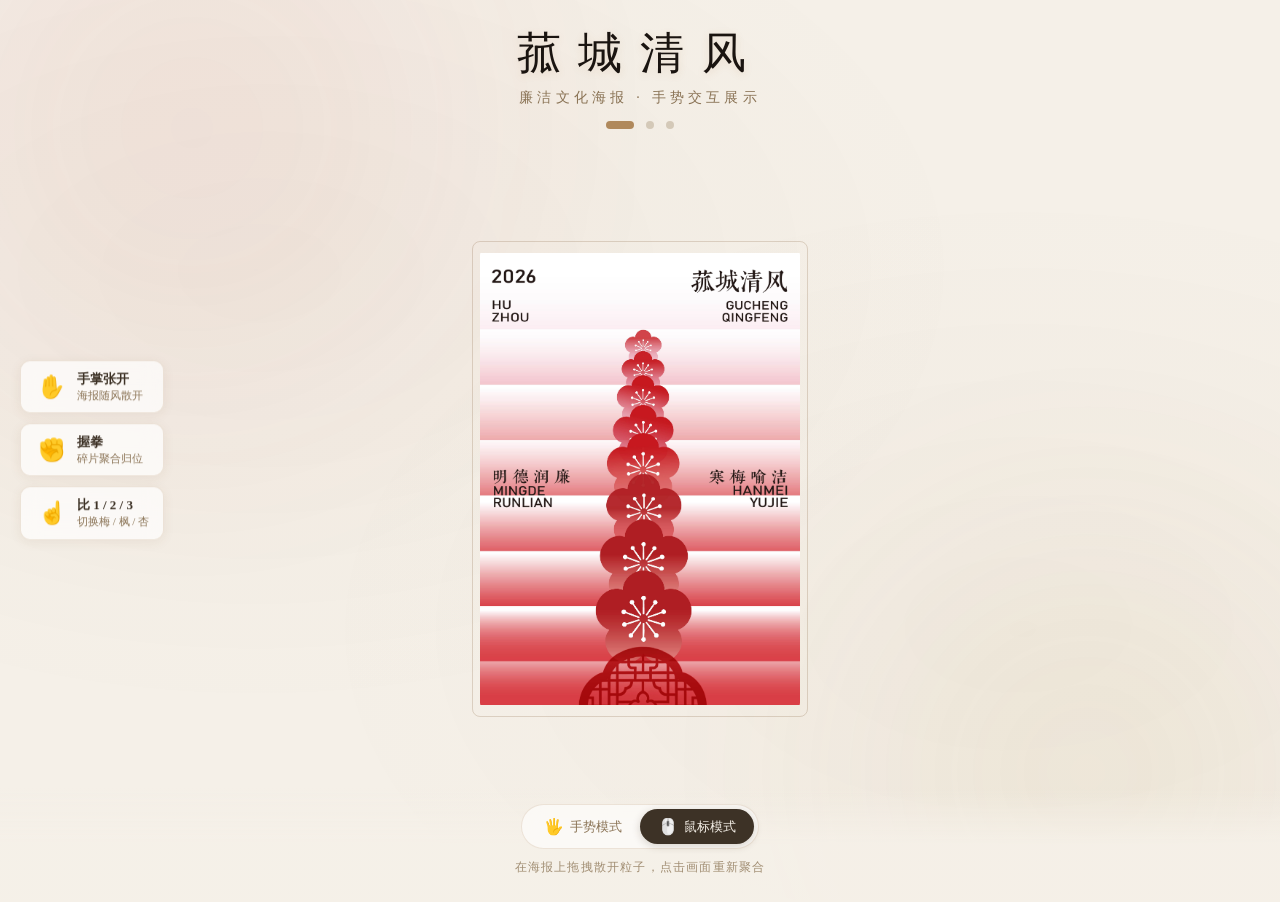
<file: index.html>
<!DOCTYPE html>
<html lang="zh-CN">
<head>
  <meta charset="UTF-8">
  <meta name="viewport" content="width=device-width, initial-scale=1.0, maximum-scale=1.0, user-scalable=no">
  <meta name="creative-medium" content="interactive-prototype">
  <title>菰城清风海报交互</title>
  <link rel="stylesheet" href="css/style.css">
  <!-- 字体 -->
  <link rel="stylesheet" href="https://miaoda.feishu.cn/fonts/css2?family=Noto+Serif+SC:wght@400;600;700;900&family=Ma+Shan+Zheng&display=swap">
</head>
<body>
  <!-- 背景装饰 -->
  <div class="bg-layer">
    <div class="bg-glow bg-glow-1"></div>
    <div class="bg-glow bg-glow-2"></div>
    <div class="ink-pattern"></div>
  </div>

  <!-- 顶部标题 -->
  <header class="page-header">
    <div class="title-wrap">
      <h1 class="main-title">菰城清风</h1>
      <p class="sub-title">廉洁文化海报 · 手势交互展示</p>
    </div>
    <div class="poster-indicator">
      <span class="dot active" data-poster="0"></span>
      <span class="dot" data-poster="1"></span>
      <span class="dot" data-poster="2"></span>
    </div>
  </header>

  <!-- 主舞台 -->
  <main class="stage">
    <!-- 海报画布 -->
    <div class="poster-container">
      <canvas id="posterCanvas"></canvas>
      <div class="poster-frame"></div>
      <!-- 故事图文层 -->
      <div class="story-layer" id="storyLayer" aria-hidden="true">
        <div class="story-inner">
          <div class="story-photo-wrap">
            <img class="story-photo" id="storyPhoto" src="" alt="实景照片">
            <div class="story-photo-mask"></div>
          </div>
          <div class="story-text">
            <div class="story-eyebrow" id="storyEyebrow"></div>
            <h2 class="story-title" id="storyTitle"></h2>
            <p class="story-body" id="storyBody"></p>
          </div>
          <div class="story-decoration" id="storyDecoration"></div>
        </div>
      </div>
    </div>

    <!-- 摄像头预览（小窗口） -->
    <div class="camera-preview" id="cameraPreview">
      <video id="inputVideo" autoplay playsinline muted></video>
      <canvas id="overlayCanvas"></canvas>
      <div class="camera-status" id="cameraStatus">
        <span class="status-dot"></span>
        <span class="status-text" id="statusText">正在启动摄像头…</span>
      </div>
    </div>

    <!-- 手势提示 -->
    <div class="gesture-hint" id="gestureHint">
      <div class="hint-card">
        <div class="hint-icon">✋</div>
        <div class="hint-text">
          <strong>手掌张开</strong>
          <span>海报随风散开</span>
        </div>
      </div>
      <div class="hint-card">
        <div class="hint-icon">✊</div>
        <div class="hint-text">
          <strong>握拳</strong>
          <span>碎片聚合归位</span>
        </div>
      </div>
      <div class="hint-card">
        <div class="hint-icon">☝️</div>
        <div class="hint-text">
          <strong>比 1 / 2 / 3</strong>
          <span>切换梅 / 枫 / 杏</span>
        </div>
      </div>
    </div>

    <!-- 当前手势显示 -->
    <div class="current-gesture" id="currentGesture">
      <span class="gesture-label">识别中</span>
      <span class="gesture-name" id="gestureName">—</span>
    </div>
  </main>

  <!-- 底部操作引导 -->
  <footer class="page-footer">
    <div class="mode-switch">
      <button class="mode-btn active" id="modeGesture">
        <span class="mode-icon">🖐️</span>
        <span>手势模式</span>
      </button>
      <button class="mode-btn" id="modeMouse">
        <span class="mode-icon">🖱️</span>
        <span>鼠标模式</span>
      </button>
    </div>
    <p class="tip-text" id="tipText">
      请允许摄像头权限，将手置于镜头前体验手势交互
    </p>
  </footer>

  <!-- 权限弹窗 -->
  <div class="permission-modal" id="permissionModal" style="display:none;">
    <div class="modal-content">
      <h3>需要摄像头权限</h3>
      <p>手势交互需要使用您的摄像头来识别手部动作。<br>您也可以选择使用鼠标模式体验。</p>
      <div class="modal-buttons">
        <button class="btn-primary" id="btnAllowCamera">允许摄像头</button>
        <button class="btn-secondary" id="btnUseMouse">使用鼠标模式</button>
      </div>
    </div>
  </div>

  <!-- MediaPipe Hands -->
  <script src="js/mediapipe/hands.js"></script>
  <script src="js/mediapipe/camera_utils.js"></script>
  <script src="js/mediapipe/drawing_utils.js"></script>

  <!-- 应用脚本 -->
  <script src="js/shapes.js"></script>
  <script src="js/particle-system.js"></script>
  <script src="js/gesture-detector.js"></script>
  <script src="js/main.js"></script>
</body>
</html>
</file>
<file: css/style.css>
/* ===== 基础重置 ===== */
* {
  margin: 0;
  padding: 0;
  box-sizing: border-box;
  -webkit-tap-highlight-color: transparent;
}

html, body {
  width: 100%;
  height: 100%;
  overflow: hidden;
  font-family: "Noto Serif SC", "Songti SC", "STSong", serif;
  color: #2c2416;
  background: #f5f0e8;
  user-select: none;
  -webkit-user-select: none;
}

/* ===== 背景层 ===== */
.bg-layer {
  position: fixed;
  inset: 0;
  z-index: 0;
  pointer-events: none;
  overflow: hidden;
}

.bg-glow {
  position: absolute;
  border-radius: 50%;
  filter: blur(120px);
  opacity: 0.4;
  animation: glowShift 12s ease-in-out infinite alternate;
}

.bg-glow-1 {
  width: 60vw;
  height: 60vw;
  top: -20vw;
  left: -15vw;
  background: radial-gradient(circle, rgba(200, 60, 60, 0.25), transparent 70%);
}

.bg-glow-2 {
  width: 50vw;
  height: 50vw;
  bottom: -15vw;
  right: -10vw;
  background: radial-gradient(circle, rgba(180, 140, 60, 0.3), transparent 70%);
  animation-delay: -6s;
}

@keyframes glowShift {
  0%   { transform: translate(0, 0) scale(1); }
  100% { transform: translate(30px, 20px) scale(1.1); }
}

.ink-pattern {
  position: absolute;
  inset: 0;
  background-image:
    radial-gradient(ellipse at 20% 30%, rgba(120, 80, 40, 0.04) 0%, transparent 50%),
    radial-gradient(ellipse at 80% 70%, rgba(120, 80, 40, 0.03) 0%, transparent 50%);
}

/* ===== 页面头部 ===== */
.page-header {
  position: relative;
  z-index: 10;
  padding: 24px 32px 0;
  text-align: center;
}

.title-wrap {
  margin-bottom: 14px;
}

.main-title {
  font-family: "Ma Shan Zheng", "Noto Serif SC", serif;
  font-size: clamp(28px, 4vw, 44px);
  font-weight: 400;
  letter-spacing: 0.4em;
  color: #1a1410;
  text-shadow: 0 2px 8px rgba(180, 120, 60, 0.15);
}

.sub-title {
  margin-top: 6px;
  font-size: clamp(12px, 1.4vw, 14px);
  letter-spacing: 0.3em;
  color: #8a7355;
  font-weight: 400;
}

.poster-indicator {
  display: flex;
  justify-content: center;
  gap: 12px;
  margin-top: 8px;
}

.poster-indicator .dot {
  width: 8px;
  height: 8px;
  border-radius: 50%;
  background: #d4c9b8;
  transition: all 0.4s cubic-bezier(0.4, 0, 0.2, 1);
  cursor: pointer;
}

.poster-indicator .dot.active {
  width: 28px;
  border-radius: 4px;
  background: #b0895c;
}

/* ===== 主舞台 ===== */
.stage {
  position: relative;
  z-index: 5;
  width: 100%;
  height: calc(100vh - 200px);
  min-height: 480px;
  display: flex;
  align-items: center;
  justify-content: center;
}

.poster-container {
  position: relative;
  width: min(38vh, 320px);
  height: min(54vh, 460px);
  aspect-ratio: 3509 / 4961;
}

#posterCanvas {
  position: absolute;
  inset: 0;
  width: 100%;
  height: 100%;
  border-radius: 6px;
  cursor: grab;
}

#posterCanvas:active {
  cursor: grabbing;
}

.poster-frame {
  position: absolute;
  inset: -8px;
  border: 1px solid rgba(120, 80, 40, 0.2);
  border-radius: 8px;
  pointer-events: none;
}

/* ===== 摄像头预览 ===== */
.camera-preview {
  position: fixed;
  top: 20px;
  right: 20px;
  width: 160px;
  height: 120px;
  border-radius: 8px;
  overflow: hidden;
  background: rgba(0, 0, 0, 0.3);
  border: 1px solid rgba(255, 255, 255, 0.2);
  box-shadow: 0 4px 20px rgba(0, 0, 0, 0.2);
  z-index: 20;
  transition: opacity 0.3s, transform 0.3s;
}

.camera-preview.hidden {
  opacity: 0;
  pointer-events: none;
  transform: scale(0.9);
}

.camera-preview video,
.camera-preview canvas {
  position: absolute;
  inset: 0;
  width: 100%;
  height: 100%;
  object-fit: cover;
  transform: scaleX(-1); /* 镜像显示 */
}

.camera-status {
  position: absolute;
  bottom: 0;
  left: 0;
  right: 0;
  padding: 4px 8px;
  background: linear-gradient(transparent, rgba(0, 0, 0, 0.6));
  display: flex;
  align-items: center;
  gap: 6px;
  font-size: 10px;
  color: #fff;
}

.status-dot {
  width: 6px;
  height: 6px;
  border-radius: 50%;
  background: #e74c3c;
  flex-shrink: 0;
}

.status-dot.active {
  background: #2ecc71;
  animation: pulse 2s ease-in-out infinite;
}

@keyframes pulse {
  0%, 100% { opacity: 1; }
  50% { opacity: 0.4; }
}

/* ===== 手势提示卡片 ===== */
.gesture-hint {
  position: fixed;
  left: 20px;
  top: 50%;
  transform: translateY(-50%);
  display: flex;
  flex-direction: column;
  gap: 10px;
  z-index: 15;
}

.hint-card {
  display: flex;
  align-items: center;
  gap: 10px;
  padding: 10px 14px;
  background: rgba(255, 255, 255, 0.7);
  backdrop-filter: blur(10px);
  -webkit-backdrop-filter: blur(10px);
  border-radius: 10px;
  border: 1px solid rgba(176, 137, 92, 0.2);
  box-shadow: 0 2px 12px rgba(120, 80, 40, 0.08);
  transition: transform 0.3s, box-shadow 0.3s;
}

.hint-card:hover {
  transform: translateX(4px);
  box-shadow: 0 4px 16px rgba(120, 80, 40, 0.12);
}

.hint-icon {
  font-size: 22px;
  width: 32px;
  text-align: center;
}

.hint-text {
  display: flex;
  flex-direction: column;
  line-height: 1.3;
}

.hint-text strong {
  font-size: 13px;
  color: #3d3226;
  font-weight: 600;
}

.hint-text span {
  font-size: 11px;
  color: #8a7355;
}

/* ===== 当前手势显示 ===== */
.current-gesture {
  position: fixed;
  top: 20px;
  left: 50%;
  transform: translateX(-50%);
  padding: 8px 20px;
  background: rgba(255, 255, 255, 0.8);
  backdrop-filter: blur(10px);
  -webkit-backdrop-filter: blur(10px);
  border-radius: 20px;
  border: 1px solid rgba(176, 137, 92, 0.25);
  display: flex;
  align-items: center;
  gap: 10px;
  z-index: 15;
  opacity: 0;
  transition: opacity 0.3s;
  pointer-events: none;
}

.current-gesture.visible {
  opacity: 1;
}

.gesture-label {
  font-size: 12px;
  color: #8a7355;
}

.gesture-name {
  font-size: 14px;
  font-weight: 600;
  color: #3d3226;
}

/* ===== 页脚 ===== */
.page-footer {
  position: fixed;
  bottom: 0;
  left: 0;
  right: 0;
  padding: 16px 32px 24px;
  text-align: center;
  z-index: 10;
  background: linear-gradient(transparent, rgba(245, 240, 232, 0.9) 50%);
}

.mode-switch {
  display: inline-flex;
  background: rgba(255, 255, 255, 0.6);
  backdrop-filter: blur(10px);
  -webkit-backdrop-filter: blur(10px);
  border-radius: 30px;
  padding: 4px;
  border: 1px solid rgba(176, 137, 92, 0.2);
  margin-bottom: 10px;
}

.mode-btn {
  display: flex;
  align-items: center;
  gap: 6px;
  padding: 8px 18px;
  border: none;
  background: transparent;
  border-radius: 24px;
  cursor: pointer;
  font-family: inherit;
  font-size: 13px;
  color: #8a7355;
  transition: all 0.3s;
}

.mode-btn:hover {
  color: #3d3226;
}

.mode-btn.active {
  background: #3d3226;
  color: #f5f0e8;
  box-shadow: 0 2px 8px rgba(60, 40, 20, 0.2);
}

.mode-icon {
  font-size: 16px;
}

.tip-text {
  font-size: 12px;
  color: #a08d72;
  letter-spacing: 0.1em;
}

/* ===== 权限弹窗 ===== */
.permission-modal {
  position: fixed;
  inset: 0;
  background: rgba(30, 20, 10, 0.5);
  backdrop-filter: blur(4px);
  -webkit-backdrop-filter: blur(4px);
  display: flex;
  align-items: center;
  justify-content: center;
  z-index: 100;
}

.modal-content {
  background: #faf7f2;
  border-radius: 16px;
  padding: 32px;
  max-width: 360px;
  width: 90%;
  text-align: center;
  box-shadow: 0 20px 60px rgba(60, 40, 20, 0.2);
}

.modal-content h3 {
  font-size: 18px;
  color: #1a1410;
  margin-bottom: 12px;
  font-weight: 600;
}

.modal-content p {
  font-size: 14px;
  color: #6b5a45;
  line-height: 1.7;
  margin-bottom: 24px;
}

.modal-buttons {
  display: flex;
  gap: 12px;
  justify-content: center;
}

.btn-primary,
.btn-secondary {
  padding: 10px 24px;
  border-radius: 24px;
  font-family: inherit;
  font-size: 14px;
  cursor: pointer;
  transition: all 0.3s;
  border: none;
}

.btn-primary {
  background: #3d3226;
  color: #f5f0e8;
}

.btn-primary:hover {
  background: #1a1410;
  transform: translateY(-1px);
}

.btn-secondary {
  background: transparent;
  color: #6b5a45;
  border: 1px solid #c9bfa8;
}

.btn-secondary:hover {
  border-color: #8a7355;
  color: #3d3226;
}

/* ===== 响应式 ===== */
@media (max-width: 768px) {
  .page-header {
    padding: 16px 20px 0;
  }

  .main-title {
    letter-spacing: 0.3em;
  }

  .camera-preview {
    width: 100px;
    height: 75px;
    top: auto;
    bottom: 90px;
    right: 12px;
  }

  .gesture-hint {
    position: static;
    transform: none;
    flex-direction: row;
    justify-content: center;
    flex-wrap: wrap;
    padding: 0 12px;
    margin-bottom: 8px;
  }

  .hint-card {
    padding: 6px 10px;
    gap: 6px;
  }

  .hint-icon {
    font-size: 16px;
    width: 20px;
  }

  .hint-text strong {
    font-size: 11px;
  }

  .hint-text span {
    font-size: 10px;
  }

  .stage {
    height: calc(100vh - 280px);
    min-height: 380px;
    flex-direction: column;
    gap: 12px;
  }

  .poster-container {
    width: min(42vh, 260px);
    height: min(60vh, 380px);
  }

  .page-footer {
    padding: 12px 16px 16px;
  }

  .current-gesture {
    top: auto;
    bottom: 80px;
  }
}

@media (max-width: 480px) {
  .poster-container {
    width: 70vw;
    height: calc(70vw * 4961 / 3509);
  }
}

/* ===== 故事图文层 ===== */
.story-layer {
  position: absolute;
  inset: -30%;
  z-index: 2;
  pointer-events: none;
  display: flex;
  align-items: center;
  justify-content: center;
  opacity: 0;
  transition: opacity 1.2s ease-out, filter 1.2s ease-out, transform 1.8s cubic-bezier(0.2, 0.8, 0.2, 1);
  filter: blur(16px);
  transform: scale(1.15);
}

.story-layer.visible {
  opacity: 1;
  filter: blur(0);
  transform: scale(1);
}

.story-layer.fading {
  opacity: 0;
  filter: blur(8px);
  transform: scale(0.98);
  transition: opacity 0.5s ease-in, filter 0.5s ease-in, transform 0.6s ease-in;
}

.story-inner {
  position: relative;
  width: 100%;
  height: 100%;
  display: flex;
  flex-direction: column;
  align-items: center;
  justify-content: center;
  gap: 16px;
  padding: 20px;
}

.story-photo-wrap {
  position: relative;
  width: min(65%, 200px);
  aspect-ratio: 4 / 3;
  border-radius: 4px;
  overflow: hidden;
  box-shadow: 0 8px 32px rgba(60, 40, 20, 0.25), 0 2px 8px rgba(60, 40, 20, 0.15);
  transform: scale(1.08);
  opacity: 0.7;
  transition: transform 1.6s cubic-bezier(0.2, 0.8, 0.2, 1) 0.2s,
              opacity 1.2s ease-out 0.3s,
              filter 1.4s ease-out 0.1s;
  filter: blur(6px) saturate(0.8);
}

.story-layer.visible .story-photo-wrap {
  transform: scale(1);
  opacity: 1;
  filter: blur(0) saturate(1);
}

.story-photo {
  width: 100%;
  height: 100%;
  object-fit: cover;
  display: block;
}

.story-photo-mask {
  position: absolute;
  inset: 0;
  background: linear-gradient(
    180deg,
    rgba(245, 240, 232, 0) 0%,
    rgba(245, 240, 232, 0) 60%,
    rgba(245, 240, 232, 0.3) 100%
  );
  pointer-events: none;
}

.story-text {
  text-align: center;
  max-width: 280px;
  opacity: 0;
  transform: translateY(16px);
  transition: opacity 1.4s ease-out 0.5s, transform 1.4s cubic-bezier(0.2, 0.8, 0.2, 1) 0.5s;
  filter: blur(4px);
}

.story-layer.visible .story-text {
  opacity: 1;
  transform: translateY(0);
  filter: blur(0);
}

.story-eyebrow {
  font-family: "Ma Shan Zheng", "Noto Serif SC", serif;
  font-size: 13px;
  letter-spacing: 0.4em;
  color: #b0895c;
  margin-bottom: 8px;
  opacity: 0.85;
}

.story-title {
  font-family: "Noto Serif SC", serif;
  font-size: clamp(16px, 2.2vw, 20px);
  font-weight: 700;
  color: #2c2416;
  letter-spacing: 0.1em;
  margin-bottom: 12px;
  line-height: 1.5;
}

.story-body {
  font-size: clamp(11px, 1.3vw, 12.5px);
  line-height: 2;
  color: #5a4a36;
  text-align: justify;
  text-indent: 2em;
  letter-spacing: 0.02em;
}

.story-decoration {
  position: absolute;
  inset: 0;
  pointer-events: none;
  background-repeat: no-repeat;
  background-position: center bottom;
  background-size: 60% auto;
  opacity: 0;
  transition: opacity 2s ease-out 0.8s;
}

.story-layer.visible .story-decoration {
  opacity: 0.12;
}

/* 各主题装饰纹样 */
.story-decoration.theme-plum {
  background-image: radial-gradient(ellipse at 50% 100%, rgba(180, 50, 60, 0.3), transparent 60%);
}

.story-decoration.theme-ginkgo {
  background-image: radial-gradient(ellipse at 30% 100%, rgba(200, 160, 50, 0.25), transparent 50%),
                    radial-gradient(ellipse at 70% 90%, rgba(200, 160, 50, 0.2), transparent 45%);
}

.story-decoration.theme-maple {
  background-image: radial-gradient(ellipse at 50% 100%, rgba(200, 100, 40, 0.25), transparent 55%),
                    radial-gradient(ellipse at 20% 85%, rgba(180, 80, 30, 0.15), transparent 40%),
                    radial-gradient(ellipse at 80% 88%, rgba(180, 80, 30, 0.15), transparent 40%);
}
</file>
